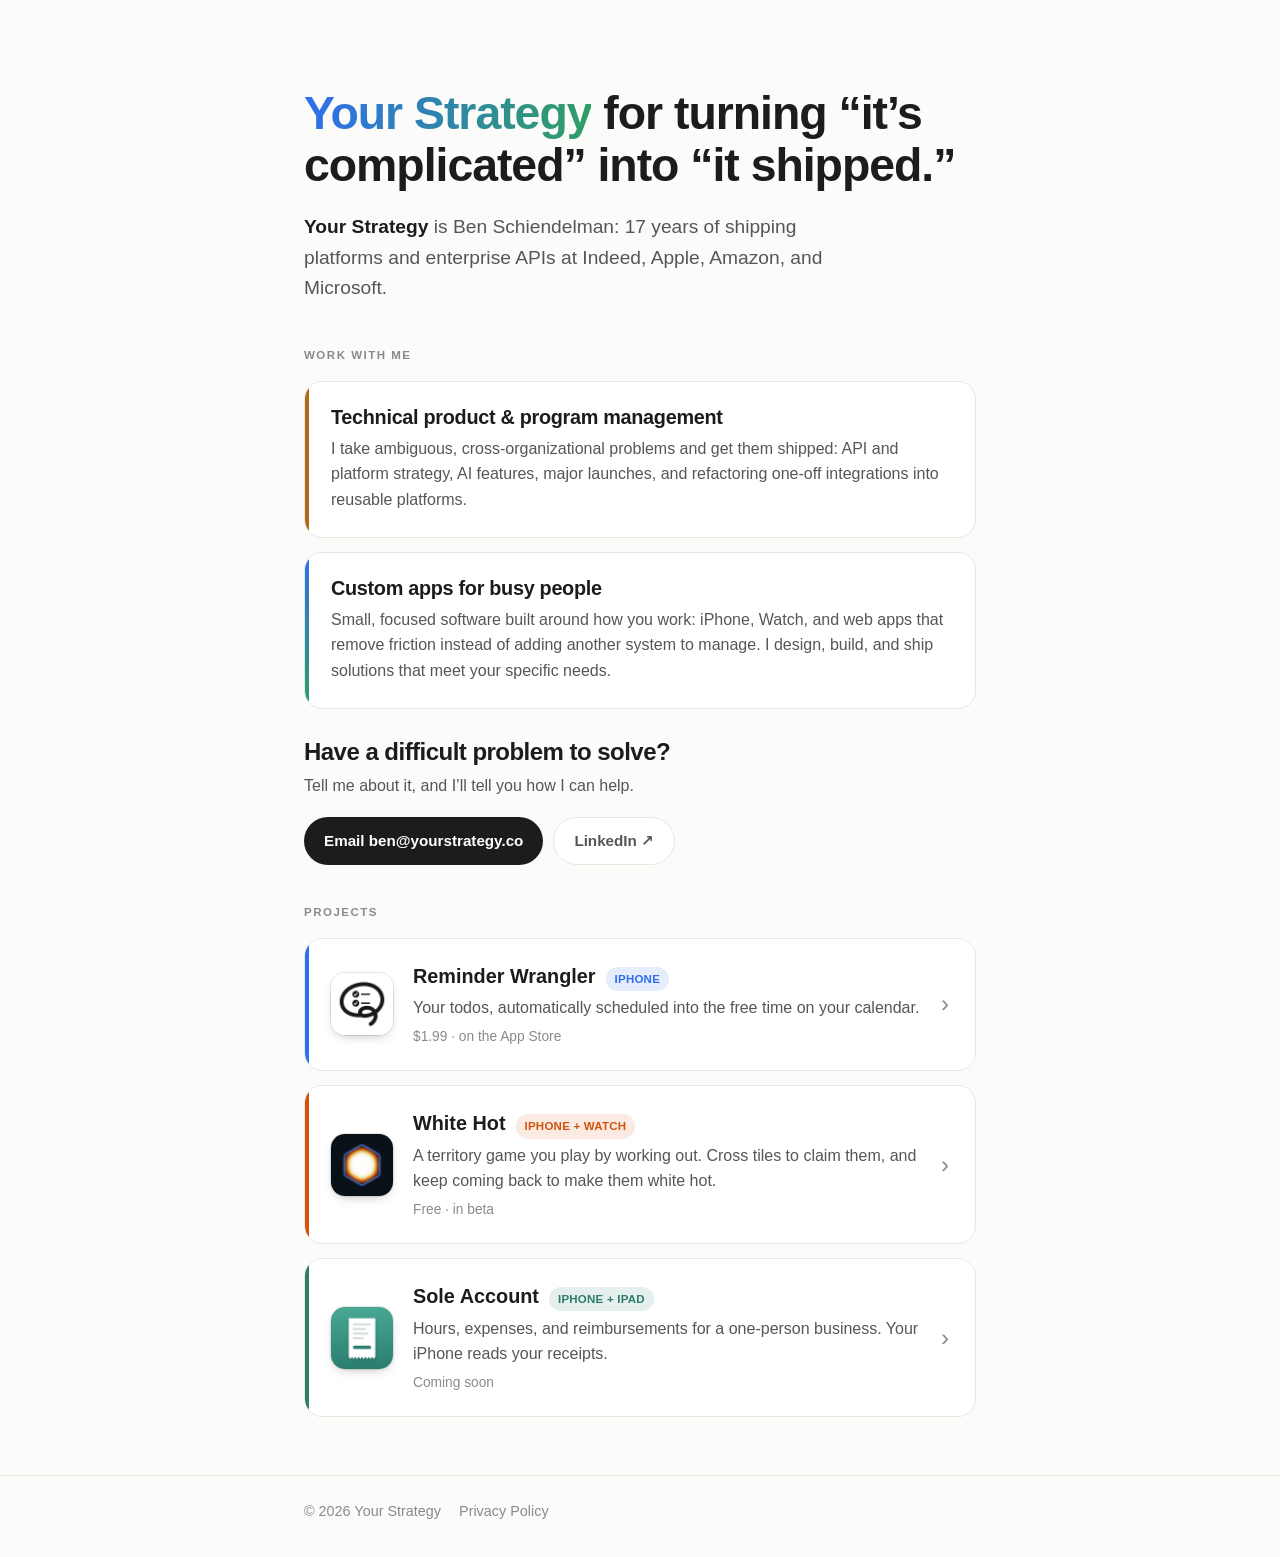
<file: index.html>
<!doctype html>
<html lang="en">
<head>
  <meta charset="utf-8" />
  <meta name="viewport" content="width=device-width, initial-scale=1" />
  <title>Your Strategy | Ben Schiendelman</title>
  <meta name="description" content="Contract technical product & program management, and custom apps for busy people. Ben Schiendelman: previously Indeed, Apple, Amazon, and Microsoft." />
  <meta name="theme-color" content="#fbfbf9" />

  <meta property="og:type" content="website" />
  <meta property="og:title" content="Your Strategy | Ben Schiendelman" />
  <meta property="og:description" content="Contract technical product & program management, and custom apps for busy people. Previously Indeed, Apple, Amazon, and Microsoft." />

  <link rel="icon" href="data:image/svg+xml,%3Csvg xmlns='http://www.w3.org/2000/svg' viewBox='0 0 32 32'%3E%3Cdefs%3E%3ClinearGradient id='g' x1='0' y1='0' x2='1' y2='1'%3E%3Cstop offset='0' stop-color='%232f6fed'/%3E%3Cstop offset='1' stop-color='%232f9e63'/%3E%3C/linearGradient%3E%3C/defs%3E%3Crect width='32' height='32' rx='8' fill='url(%23g)'/%3E%3C/svg%3E" />
  <link rel="stylesheet" href="styles.css?v=3" />
</head>
<body>

  <main>
    <section class="hero">
      <div class="wrap">
        <h1><span class="brand">Your Strategy</span> for turning &ldquo;it&rsquo;s complicated&rdquo; into &ldquo;it shipped.&rdquo;</h1>
        <p class="intro">
          <b>Your Strategy</b> is Ben Schiendelman: 17 years of shipping
          platforms and enterprise APIs at Indeed, Apple, Amazon, and Microsoft.
        </p>
      </div>
    </section>

    <section class="services">
      <div class="wrap">
        <p class="section-label">Work with me</p>
        <div class="svc-grid">

          <article class="svc-card pm">
            <h2>Technical product &amp; program management</h2>
            <p>
              I take ambiguous, cross-organizational problems and get them
              shipped: API and platform strategy, AI features, major launches,
              and refactoring one-off integrations into reusable platforms.
            </p>
          </article>

          <article class="svc-card build">
            <h2>Custom apps for busy people</h2>
            <p>
              Small, focused software built around how you work: iPhone, Watch,
              and web apps that remove friction instead of adding another
              system to manage. I design, build, and ship solutions that meet
              your specific needs.
            </p>
          </article>

        </div>
      </div>
    </section>

    <section class="contact">
      <div class="wrap">
        <h2>Have a difficult problem to solve?</h2>
        <p>Tell me about it, and I&rsquo;ll tell you how I can help.</p>
        <div class="contact-actions">
          <a class="btn" href="mailto:ben@yourstrategy.co">Email ben@yourstrategy.co</a>
          <a class="btn-ghost" href="https://linkedin.com/in/schiendelman">LinkedIn&nbsp;↗</a>
        </div>
      </div>
    </section>

    <section class="apps">
      <div class="wrap">
        <p class="section-label">Projects</p>
        <div class="app-grid">

          <a class="app-card rw" href="https://reminderwrangler.yourstrategy.co">
            <img class="icon" src="assets/rw-icon.png" alt="Reminder Wrangler icon" />
            <div class="body">
              <div class="name">Reminder Wrangler <span class="tag">iPhone</span></div>
              <p class="desc">Your todos, automatically scheduled into the free time on your calendar.</p>
              <div class="meta">$1.99 · on the App Store</div>
            </div>
            <span class="chev" aria-hidden="true">›</span>
          </a>

          <a class="app-card wh" href="https://whitehot.yourstrategy.co">
            <img class="icon" src="assets/whitehot-icon.png" alt="White Hot icon" />
            <div class="body">
              <div class="name">White Hot <span class="tag">iPhone + Watch</span></div>
              <p class="desc">A territory game you play by working out. Cross tiles to claim them, and keep coming back to make them white hot.</p>
              <div class="meta">Free · in beta</div>
            </div>
            <span class="chev" aria-hidden="true">›</span>
          </a>

          <a class="app-card sa" href="sole-account/">
            <img class="icon" src="assets/sole-account-icon.png" alt="Sole Account icon" />
            <div class="body">
              <div class="name">Sole Account <span class="tag">iPhone + iPad</span></div>
              <p class="desc">Hours, expenses, and reimbursements for a one-person business. Your iPhone reads your receipts.</p>
              <div class="meta">Coming soon</div>
            </div>
            <span class="chev" aria-hidden="true">›</span>
          </a>

        </div>
      </div>
    </section>
  </main>

  <footer class="site-footer">
    <div class="wrap footer-inner">
      <span class="footer-copy">© 2026 Your Strategy</span>
      <a href="/privacy">Privacy Policy</a>
    </div>
  </footer>

</body>
</html>
</file>
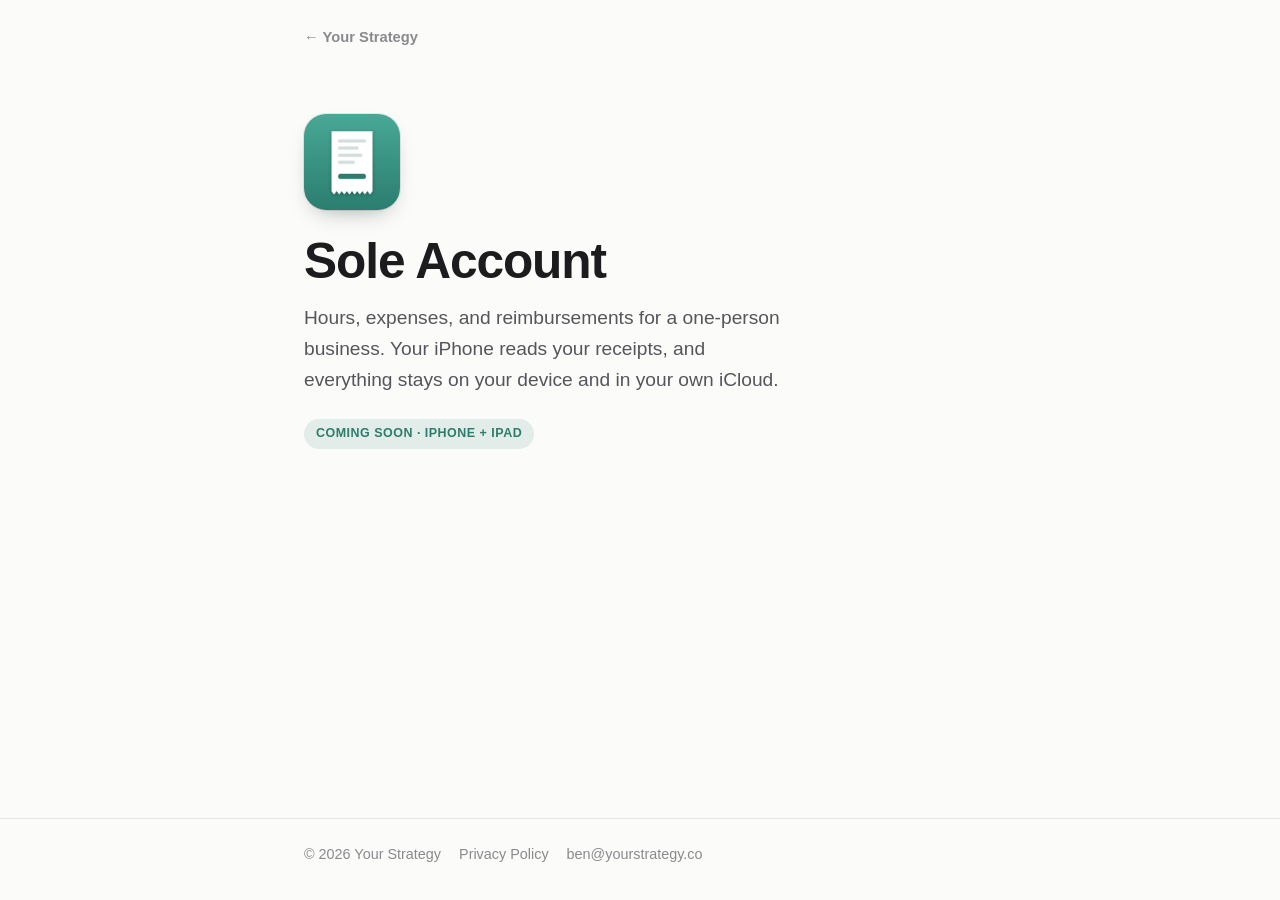
<file: sole-account/index.html>
<!doctype html>
<html lang="en">
<head>
  <meta charset="utf-8" />
  <meta name="viewport" content="width=device-width, initial-scale=1" />
  <title>Sole Account | Your Strategy</title>
  <meta name="description" content="Hours, expenses, and reimbursements for a one-person business. Your iPhone reads your receipts, and everything stays on your device and in your own iCloud. Coming soon." />
  <meta name="theme-color" content="#fbfbf9" />

  <meta property="og:type" content="website" />
  <meta property="og:title" content="Sole Account" />
  <meta property="og:description" content="Hours, expenses, and reimbursements for a one-person business. Coming soon." />

  <link rel="icon" type="image/png" href="../assets/sole-account-icon.png" />
  <link rel="apple-touch-icon" href="../assets/sole-account-icon.png" />
  <link rel="stylesheet" href="../styles.css?v=3" />
</head>
<body class="sa-page">

  <header class="topbar">
    <div class="wrap"><a href="../">← Your Strategy</a></div>
  </header>

  <main>
    <section class="app-hero">
      <div class="wrap">
        <img class="app-icon" src="../assets/sole-account-icon.png" alt="" />
        <h1>Sole Account</h1>
        <p class="intro">
          Hours, expenses, and reimbursements for a one-person business. Your iPhone
          reads your receipts, and everything stays on your device and in your own iCloud.
        </p>
        <span class="pill">Coming soon · iPhone + iPad</span>
      </div>
    </section>
  </main>

  <footer class="site-footer">
    <div class="wrap footer-inner">
      <span class="footer-copy">© 2026 Your Strategy</span>
      <a href="privacy-policy/">Privacy Policy</a>
      <a href="mailto:ben@yourstrategy.co">ben@yourstrategy.co</a>
    </div>
  </footer>

</body>
</html>
</file>
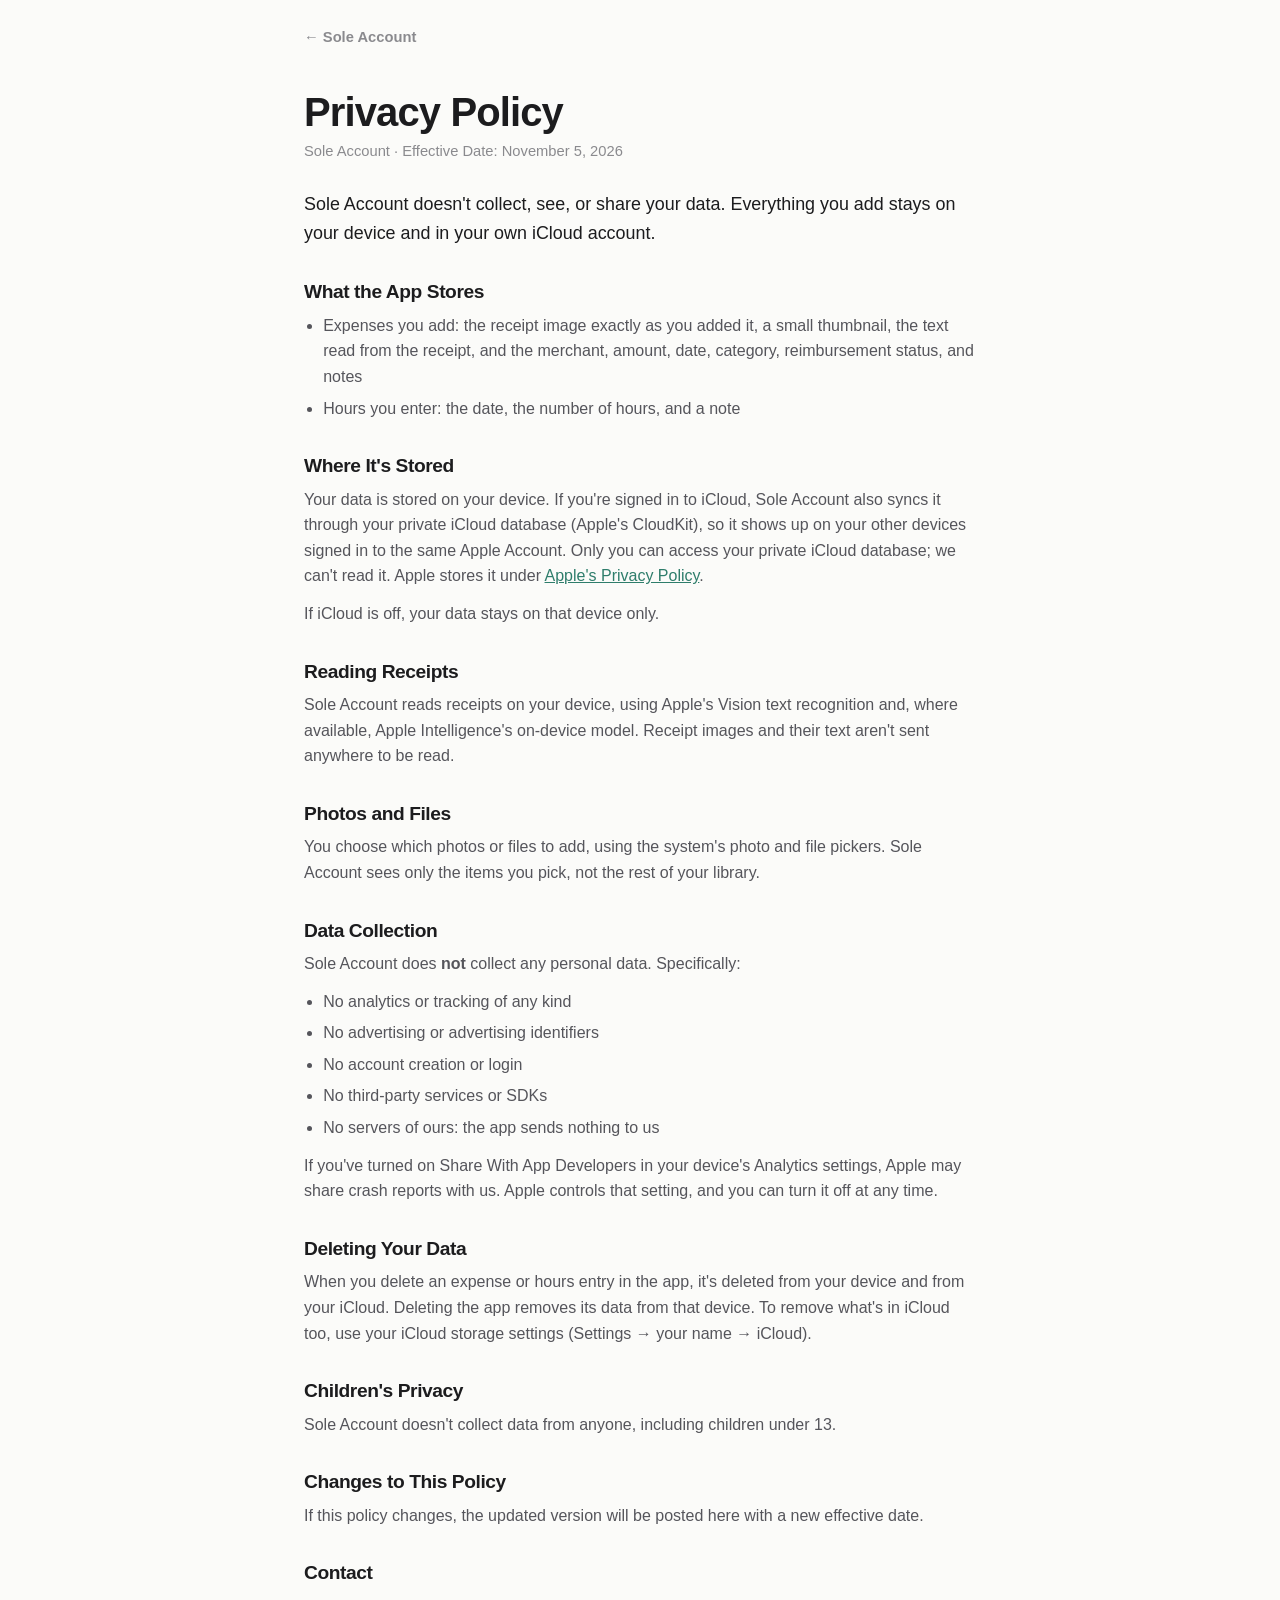
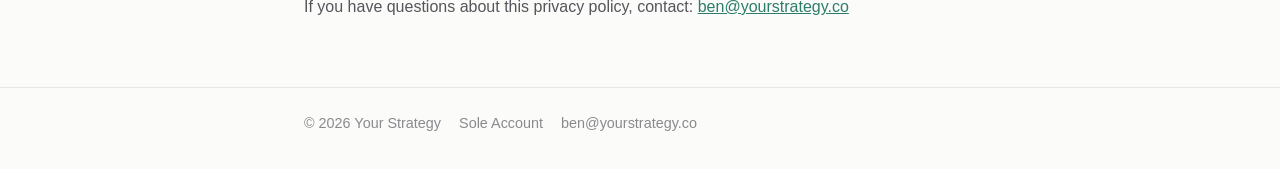
<file: sole-account/privacy-policy/index.html>
<!doctype html>
<html lang="en">
<head>
  <meta charset="utf-8" />
  <meta name="viewport" content="width=device-width, initial-scale=1" />
  <title>Privacy Policy | Sole Account</title>
  <meta name="description" content="Sole Account doesn't collect, see, or share your data. Everything you add stays on your device and in your own iCloud account." />
  <meta name="theme-color" content="#fbfbf9" />
  <meta name="robots" content="index, follow" />

  <link rel="icon" type="image/png" href="../../assets/sole-account-icon.png" />
  <link rel="apple-touch-icon" href="../../assets/sole-account-icon.png" />
  <link rel="stylesheet" href="../../styles.css?v=3" />
</head>
<body class="sa-page">

  <header class="topbar">
    <div class="wrap"><a href="../">← Sole Account</a></div>
  </header>

  <main class="doc">
    <div class="wrap">
      <h1>Privacy Policy</h1>
      <p class="eff">Sole Account · Effective Date: November 5, 2026</p>

      <p class="lede">
        Sole Account doesn't collect, see, or share your data. Everything you add stays on
        your device and in your own iCloud account.
      </p>

      <h2>What the App Stores</h2>
      <ul>
        <li>Expenses you add: the receipt image exactly as you added it, a small thumbnail, the text read from the receipt, and the merchant, amount, date, category, reimbursement status, and notes</li>
        <li>Hours you enter: the date, the number of hours, and a note</li>
      </ul>

      <h2>Where It's Stored</h2>
      <p>
        Your data is stored on your device. If you're signed in to iCloud, Sole Account also
        syncs it through your private iCloud database (Apple's CloudKit), so it shows up on your
        other devices signed in to the same Apple Account. Only you can access your private
        iCloud database; we can't read it. Apple stores it under
        <a href="https://www.apple.com/legal/privacy/">Apple's Privacy Policy</a>.
      </p>
      <p>If iCloud is off, your data stays on that device only.</p>

      <h2>Reading Receipts</h2>
      <p>
        Sole Account reads receipts on your device, using Apple's Vision text recognition and,
        where available, Apple Intelligence's on-device model. Receipt images and their text
        aren't sent anywhere to be read.
      </p>

      <h2>Photos and Files</h2>
      <p>
        You choose which photos or files to add, using the system's photo and file pickers.
        Sole Account sees only the items you pick, not the rest of your library.
      </p>

      <h2>Data Collection</h2>
      <p>Sole Account does <strong>not</strong> collect any personal data. Specifically:</p>
      <ul>
        <li>No analytics or tracking of any kind</li>
        <li>No advertising or advertising identifiers</li>
        <li>No account creation or login</li>
        <li>No third-party services or SDKs</li>
        <li>No servers of ours: the app sends nothing to us</li>
      </ul>
      <p>
        If you've turned on Share With App Developers in your device's Analytics settings,
        Apple may share crash reports with us. Apple controls that setting, and you can turn it
        off at any time.
      </p>

      <h2>Deleting Your Data</h2>
      <p>
        When you delete an expense or hours entry in the app, it's deleted from your device and
        from your iCloud. Deleting the app removes its data from that device. To remove what's
        in iCloud too, use your iCloud storage settings (Settings → your name → iCloud).
      </p>

      <h2>Children's Privacy</h2>
      <p>Sole Account doesn't collect data from anyone, including children under 13.</p>

      <h2>Changes to This Policy</h2>
      <p>If this policy changes, the updated version will be posted here with a new effective date.</p>

      <h2>Contact</h2>
      <p>
        If you have questions about this privacy policy, contact:
        <a href="mailto:ben@yourstrategy.co">ben@yourstrategy.co</a>
      </p>
    </div>
  </main>

  <footer class="site-footer">
    <div class="wrap footer-inner">
      <span class="footer-copy">© 2026 Your Strategy</span>
      <a href="../">Sole Account</a>
      <a href="mailto:ben@yourstrategy.co">ben@yourstrategy.co</a>
    </div>
  </footer>

</body>
</html>
</file>
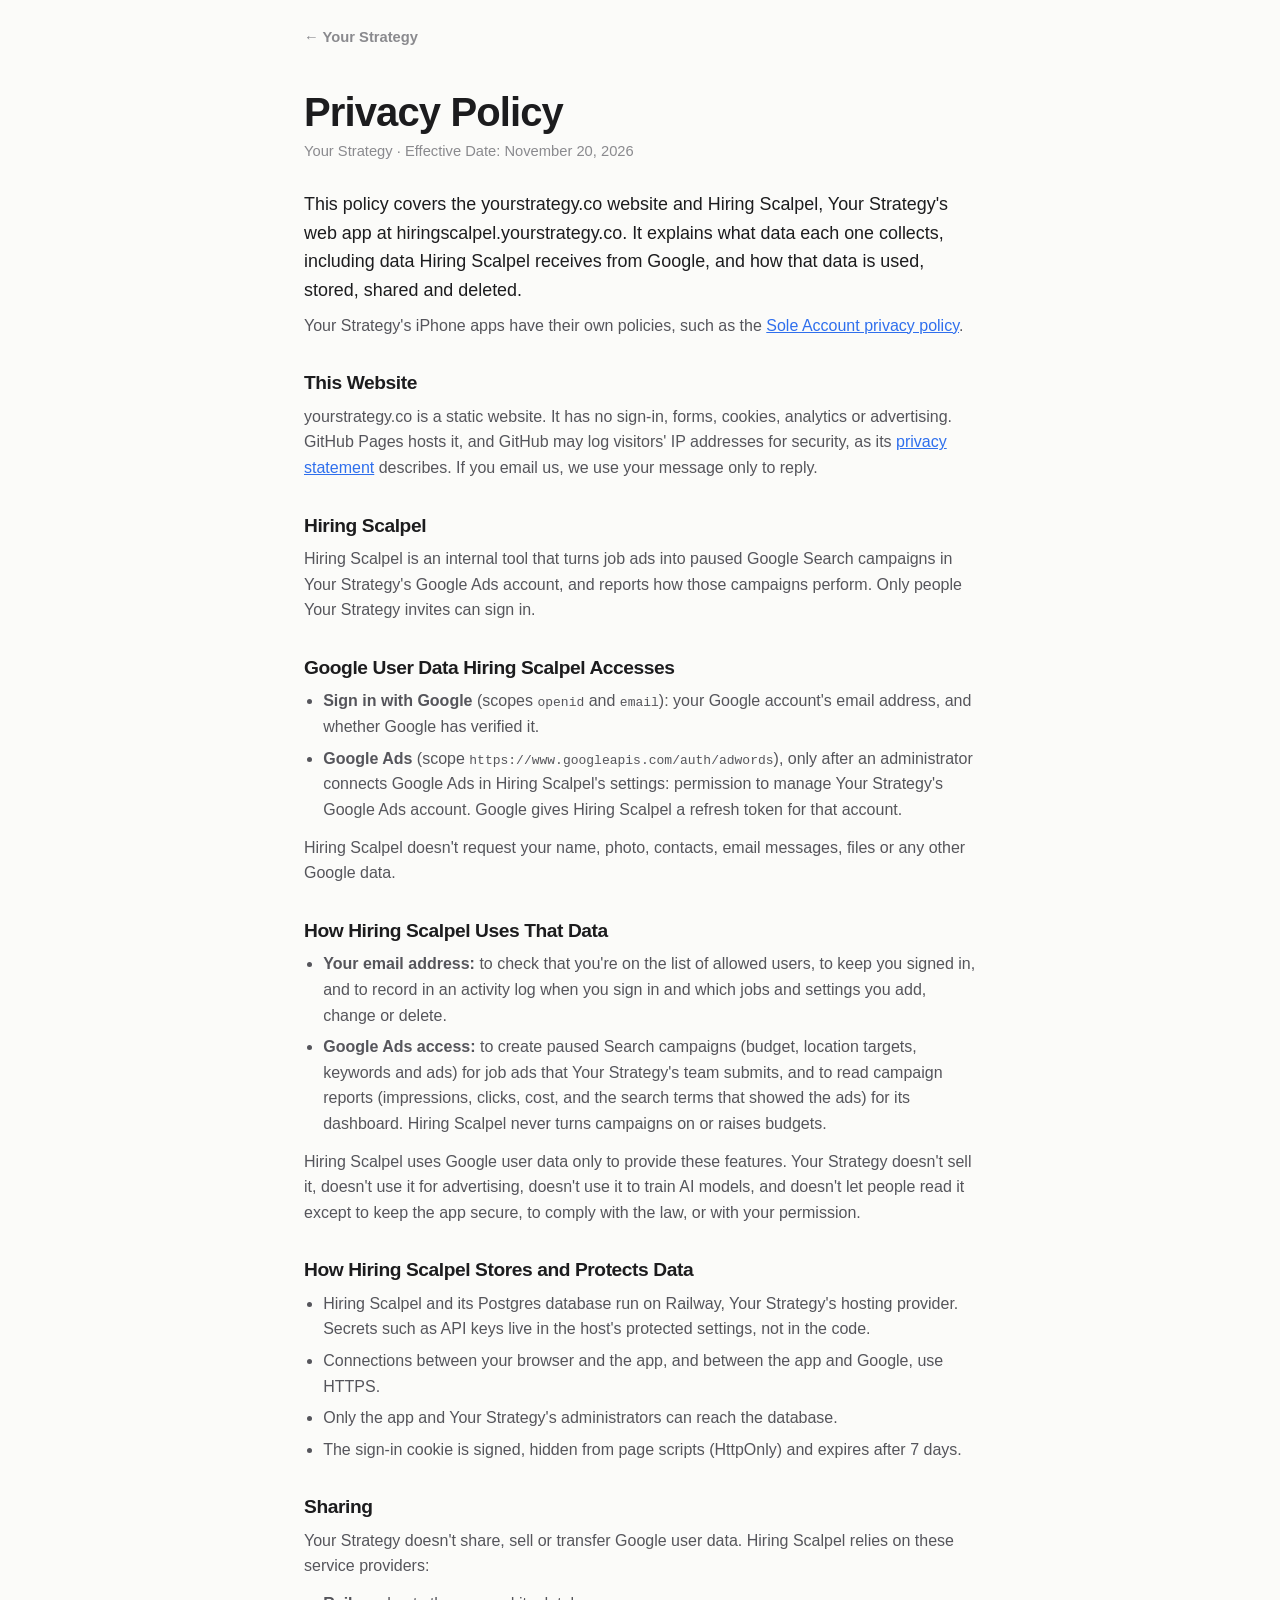
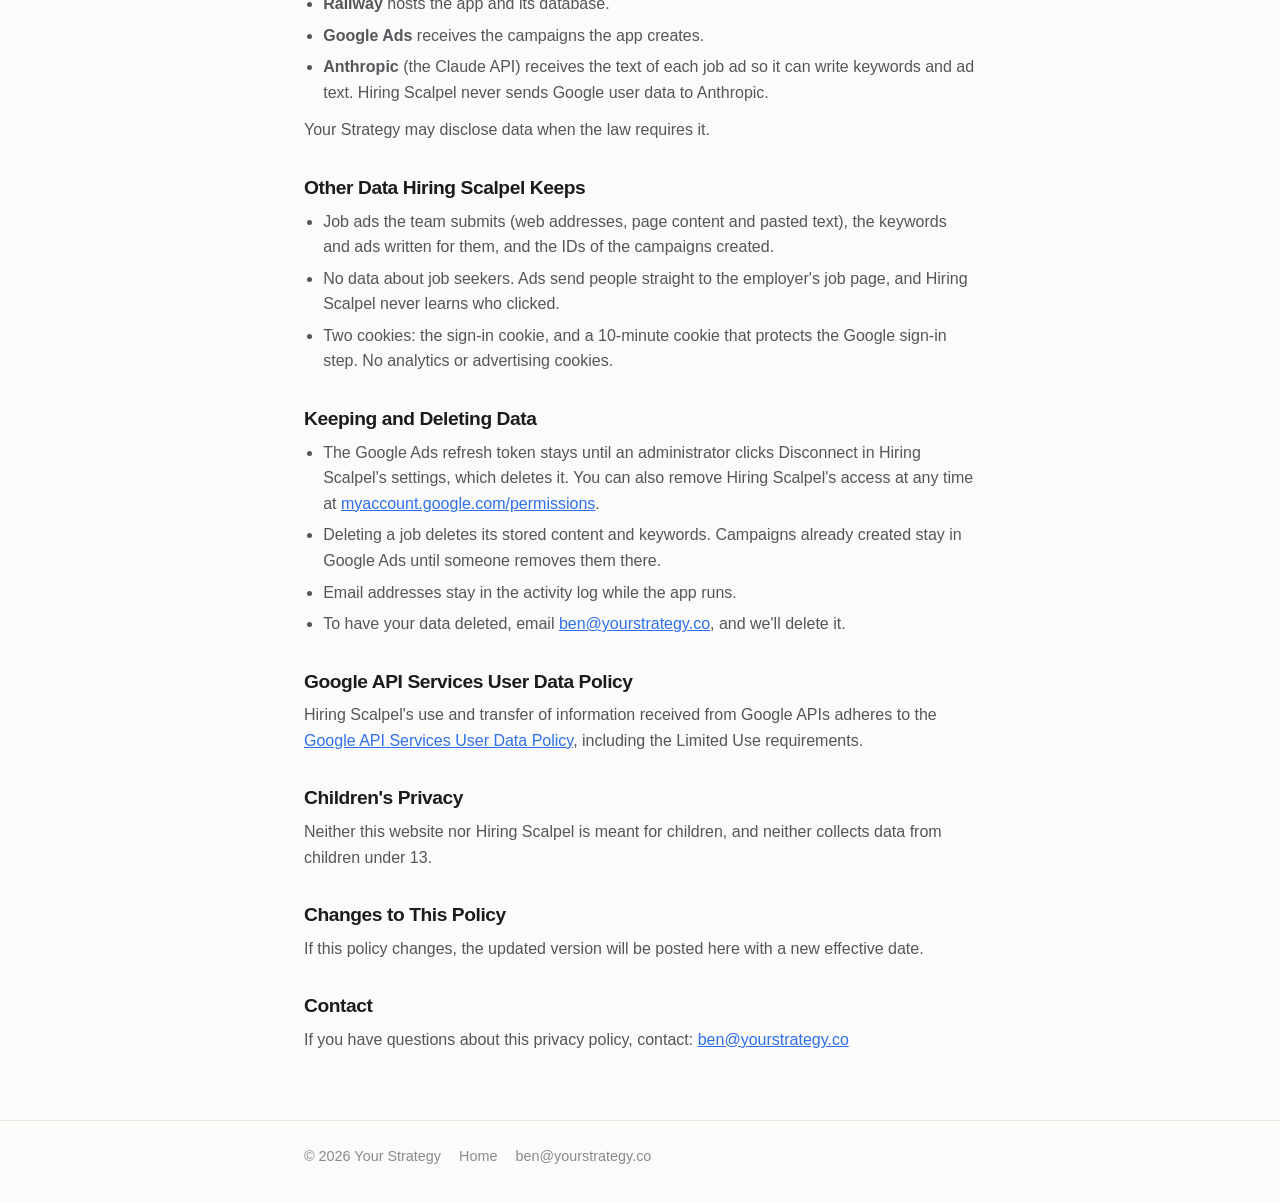
<file: privacy.html>
<!doctype html>
<html lang="en">
<head>
  <meta charset="utf-8" />
  <meta name="viewport" content="width=device-width, initial-scale=1" />
  <title>Privacy Policy | Your Strategy</title>
  <meta name="description" content="How Your Strategy's website and its Hiring Scalpel web app collect, use, store, share and delete data, including data received from Google." />
  <meta name="theme-color" content="#fbfbf9" />
  <meta name="robots" content="index, follow" />

  <link rel="icon" href="data:image/svg+xml,%3Csvg xmlns='http://www.w3.org/2000/svg' viewBox='0 0 32 32'%3E%3Cdefs%3E%3ClinearGradient id='g' x1='0' y1='0' x2='1' y2='1'%3E%3Cstop offset='0' stop-color='%232f6fed'/%3E%3Cstop offset='1' stop-color='%232f9e63'/%3E%3C/linearGradient%3E%3C/defs%3E%3Crect width='32' height='32' rx='8' fill='url(%23g)'/%3E%3C/svg%3E" />
  <link rel="stylesheet" href="/styles.css?v=3" />
</head>
<body style="--c: var(--rw)">

  <header class="topbar">
    <div class="wrap"><a href="/">← Your Strategy</a></div>
  </header>

  <main class="doc">
    <div class="wrap">
      <h1>Privacy Policy</h1>
      <p class="eff">Your Strategy · Effective Date: November 20, 2026</p>

      <p class="lede">
        This policy covers the yourstrategy.co website and Hiring Scalpel, Your Strategy's web
        app at hiringscalpel.yourstrategy.co. It explains what data each one collects, including
        data Hiring Scalpel receives from Google, and how that data is used, stored, shared and
        deleted.
      </p>
      <p>
        Your Strategy's iPhone apps have their own policies, such as the
        <a href="/sole-account/privacy-policy/">Sole Account privacy policy</a>.
      </p>

      <h2>This Website</h2>
      <p>
        yourstrategy.co is a static website. It has no sign-in, forms, cookies, analytics or
        advertising. GitHub Pages hosts it, and GitHub may log visitors' IP addresses for
        security, as its
        <a href="https://docs.github.com/en/site-policy/privacy-policies/github-general-privacy-statement">privacy statement</a>
        describes. If you email us, we use your message only to reply.
      </p>

      <h2>Hiring Scalpel</h2>
      <p>
        Hiring Scalpel is an internal tool that turns job ads into paused Google Search campaigns
        in Your Strategy's Google Ads account, and reports how those campaigns perform. Only
        people Your Strategy invites can sign in.
      </p>

      <h2>Google User Data Hiring Scalpel Accesses</h2>
      <ul>
        <li>
          <strong>Sign in with Google</strong> (scopes <code>openid</code> and <code>email</code>):
          your Google account's email address, and whether Google has verified it.
        </li>
        <li>
          <strong>Google Ads</strong> (scope <code>https://www.googleapis.com/auth/adwords</code>),
          only after an administrator connects Google Ads in Hiring Scalpel's settings: permission
          to manage Your Strategy's Google Ads account. Google gives Hiring Scalpel a refresh
          token for that account.
        </li>
      </ul>
      <p>
        Hiring Scalpel doesn't request your name, photo, contacts, email messages, files or any
        other Google data.
      </p>

      <h2>How Hiring Scalpel Uses That Data</h2>
      <ul>
        <li>
          <strong>Your email address:</strong> to check that you're on the list of allowed users,
          to keep you signed in, and to record in an activity log when you sign in and which jobs
          and settings you add, change or delete.
        </li>
        <li>
          <strong>Google Ads access:</strong> to create paused Search campaigns (budget, location
          targets, keywords and ads) for job ads that Your Strategy's team submits, and to read
          campaign reports (impressions, clicks, cost, and the search terms that showed the ads)
          for its dashboard. Hiring Scalpel never turns campaigns on or raises budgets.
        </li>
      </ul>
      <p>
        Hiring Scalpel uses Google user data only to provide these features. Your Strategy doesn't
        sell it, doesn't use it for advertising, doesn't use it to train AI models, and doesn't
        let people read it except to keep the app secure, to comply with the law, or with your
        permission.
      </p>

      <h2>How Hiring Scalpel Stores and Protects Data</h2>
      <ul>
        <li>
          Hiring Scalpel and its Postgres database run on Railway, Your Strategy's hosting
          provider. Secrets such as API keys live in the host's protected settings, not in the
          code.
        </li>
        <li>Connections between your browser and the app, and between the app and Google, use HTTPS.</li>
        <li>Only the app and Your Strategy's administrators can reach the database.</li>
        <li>The sign-in cookie is signed, hidden from page scripts (HttpOnly) and expires after 7 days.</li>
      </ul>

      <h2>Sharing</h2>
      <p>Your Strategy doesn't share, sell or transfer Google user data. Hiring Scalpel relies on these service providers:</p>
      <ul>
        <li><strong>Railway</strong> hosts the app and its database.</li>
        <li><strong>Google Ads</strong> receives the campaigns the app creates.</li>
        <li>
          <strong>Anthropic</strong> (the Claude API) receives the text of each job ad so it can
          write keywords and ad text. Hiring Scalpel never sends Google user data to Anthropic.
        </li>
      </ul>
      <p>Your Strategy may disclose data when the law requires it.</p>

      <h2>Other Data Hiring Scalpel Keeps</h2>
      <ul>
        <li>
          Job ads the team submits (web addresses, page content and pasted text), the keywords and
          ads written for them, and the IDs of the campaigns created.
        </li>
        <li>
          No data about job seekers. Ads send people straight to the employer's job page, and
          Hiring Scalpel never learns who clicked.
        </li>
        <li>
          Two cookies: the sign-in cookie, and a 10-minute cookie that protects the Google sign-in
          step. No analytics or advertising cookies.
        </li>
      </ul>

      <h2>Keeping and Deleting Data</h2>
      <ul>
        <li>
          The Google Ads refresh token stays until an administrator clicks Disconnect in Hiring
          Scalpel's settings, which deletes it. You can also remove Hiring Scalpel's access at any
          time at <a href="https://myaccount.google.com/permissions">myaccount.google.com/permissions</a>.
        </li>
        <li>
          Deleting a job deletes its stored content and keywords. Campaigns already created stay in
          Google Ads until someone removes them there.
        </li>
        <li>Email addresses stay in the activity log while the app runs.</li>
        <li>
          To have your data deleted, email
          <a href="mailto:ben@yourstrategy.co">ben@yourstrategy.co</a>, and we'll delete it.
        </li>
      </ul>

      <h2>Google API Services User Data Policy</h2>
      <p>
        Hiring Scalpel's use and transfer of information received from Google APIs adheres to the
        <a href="https://developers.google.com/terms/api-services-user-data-policy">Google API Services User Data Policy</a>,
        including the Limited Use requirements.
      </p>

      <h2>Children's Privacy</h2>
      <p>Neither this website nor Hiring Scalpel is meant for children, and neither collects data from children under 13.</p>

      <h2>Changes to This Policy</h2>
      <p>If this policy changes, the updated version will be posted here with a new effective date.</p>

      <h2>Contact</h2>
      <p>
        If you have questions about this privacy policy, contact:
        <a href="mailto:ben@yourstrategy.co">ben@yourstrategy.co</a>
      </p>
    </div>
  </main>

  <footer class="site-footer">
    <div class="wrap footer-inner">
      <span class="footer-copy">© 2026 Your Strategy</span>
      <a href="/">Home</a>
      <a href="mailto:ben@yourstrategy.co">ben@yourstrategy.co</a>
    </div>
  </footer>

</body>
</html>
</file>
<file: styles.css>
/* ===== Your Strategy: personal hub ================================== */

:root {
  --bg:        #fbfbf9;   /* warm paper                             */
  --paper:     #ffffff;
  --ink:       #1c1c1e;   /* near-black headings                    */
  --ink-soft:  #55555b;   /* body                                   */
  --ink-mute:  #8a8a8e;   /* meta                                   */
  --line:      #e8e8e2;
  --line-2:    #f0f0ea;

  --rw:        #2f6fed;   /* Reminder Wrangler accent (calendar blue) */
  --green:     #2f9e63;   /* brand gradient end                     */
  --wh:        #d4520c;   /* White Hot accent (ember)               */
  --sa:        #2e7d6b;   /* Sole Account accent (the app's green)  */
  --pm:        #b06a1a;   /* consulting accent (amber)              */

  --wrap: 720px;
  --r: 18px;

  --font: -apple-system, BlinkMacSystemFont, "SF Pro Text", "SF Pro Display",
          "Segoe UI", Roboto, Helvetica, Arial, system-ui, sans-serif;
}

* { box-sizing: border-box; }
html { -webkit-text-size-adjust: 100%; }
body {
  margin: 0;
  font-family: var(--font);
  background: var(--bg);
  color: var(--ink-soft);
  line-height: 1.6;
  -webkit-font-smoothing: antialiased;
  text-rendering: optimizeLegibility;
  min-height: 100vh;
  display: flex; flex-direction: column;
}
img { max-width: 100%; display: block; }
a { color: inherit; }

.wrap { width: 100%; max-width: var(--wrap); margin: 0 auto; padding: 0 24px; }

h1, h2, h3 { color: var(--ink); line-height: 1.12; margin: 0; letter-spacing: -0.022em; }

/* ---- hero ---------------------------------------------------------- */
main { flex: 1 0 auto; }
.hero { padding: 88px 0 34px; }
.hero h1 {
  font-size: clamp(1.9rem, 6.2vw, 2.9rem); font-weight: 720;
  max-width: 26ch; text-wrap: balance; margin-bottom: 20px;
}
.hero .intro {
  font-size: clamp(1.05rem, 3vw, 1.2rem); color: var(--ink-soft);
  max-width: 52ch; margin: 0;
}
.hero .intro b { color: var(--ink); font-weight: 620; }
.hero h1 .brand {
  background: linear-gradient(90deg, var(--rw), var(--green));
  -webkit-background-clip: text;
  background-clip: text;
  color: transparent;
}

/* ---- section labels ------------------------------------------------ */
.section-label {
  text-transform: uppercase; letter-spacing: .13em; font-size: .72rem;
  font-weight: 700; color: var(--ink-mute); margin: 0 0 16px;
}

/* ---- services ------------------------------------------------------ */
.services { padding: 8px 0 30px; }
.svc-grid { display: grid; grid-template-columns: 1fr; gap: 14px; }

.svc-card {
  position: relative; background: var(--paper); border: 1px solid var(--line);
  border-radius: var(--r); padding: 22px 24px; overflow: hidden;
}
.svc-card::before {
  content: ""; position: absolute; left: 0; top: 0; bottom: 0; width: 4px;
  background: var(--bar);
}
.svc-card h2 {
  font-size: 1.24rem; font-weight: 680; letter-spacing: -0.015em;
  margin: 0 0 8px;
}
.svc-card p { margin: 0; font-size: 1rem; }
.svc-card.pm    { --bar: var(--pm); }
.svc-card.build { --bar: linear-gradient(180deg, var(--rw), var(--green)); }

/* ---- app list ------------------------------------------------------ */
.apps { padding: 0 0 58px; }
.app-grid { display: grid; grid-template-columns: 1fr; gap: 14px; }

.app-card {
  position: relative; display: flex; align-items: center; gap: 18px;
  background: var(--paper); border: 1px solid var(--line);
  border-radius: var(--r); padding: 20px 22px; text-decoration: none;
  overflow: hidden;
  transition: transform .16s ease, box-shadow .2s ease, border-color .2s ease;
}
.app-card::before {
  content: ""; position: absolute; left: 0; top: 0; bottom: 0; width: 4px;
  background: var(--c);
}
.app-card:hover {
  transform: translateY(-2px);
  box-shadow: 0 18px 40px -22px rgba(0,0,0,.28);
  border-color: color-mix(in srgb, var(--c) 40%, var(--line));
}
.app-card .icon {
  width: 62px; height: 62px; border-radius: 14px; flex: 0 0 auto;
  box-shadow: 0 4px 12px -5px rgba(0,0,0,.35), 0 0 0 1px var(--line);
}
.app-card .body { flex: 1 1 auto; min-width: 0; }
.app-card .name {
  display: flex; align-items: baseline; gap: 10px; flex-wrap: wrap;
  font-size: 1.24rem; font-weight: 680; color: var(--ink); margin-bottom: 3px;
}
.app-card .tag {
  font-size: .72rem; font-weight: 640; letter-spacing: .02em;
  color: var(--c); background: color-mix(in srgb, var(--c) 12%, transparent);
  padding: 3px 9px; border-radius: 999px; text-transform: uppercase;
}
.app-card .desc { color: var(--ink-soft); font-size: 1rem; margin: 0 0 5px; }
.app-card .meta { color: var(--ink-mute); font-size: .86rem; }
.app-card .chev {
  flex: 0 0 auto; color: var(--ink-mute); font-size: 1.5rem; line-height: 1;
  transition: transform .16s ease, color .2s ease;
}
.app-card:hover .chev { transform: translateX(3px); color: var(--c); }

.app-card.rw  { --c: var(--rw); }
.app-card.wh  { --c: var(--wh); }
.app-card.sa  { --c: var(--sa); }

/* ---- contact ------------------------------------------------------- */
.contact { padding: 0 0 38px; }
.contact h2 { font-size: 1.5rem; font-weight: 700; margin: 0 0 8px; }
.contact p { margin: 0 0 18px; }
.contact-actions { display: flex; flex-wrap: wrap; gap: 10px; }

.btn {
  display: inline-flex; align-items: center;
  background: var(--ink); color: #fff; text-decoration: none;
  font-weight: 640; font-size: .95rem; padding: 11px 20px;
  border-radius: 999px;
  transition: transform .16s ease, box-shadow .2s ease;
}
.btn:hover { transform: translateY(-1px); box-shadow: 0 12px 24px -14px rgba(0,0,0,.5); }

.btn-ghost {
  display: inline-flex; align-items: center;
  background: var(--paper); color: var(--ink-soft); text-decoration: none;
  border: 1px solid var(--line);
  font-weight: 620; font-size: .95rem; padding: 11px 20px;
  border-radius: 999px;
  transition: border-color .2s ease, color .2s ease;
}
.btn-ghost:hover { color: var(--ink); border-color: #d6d6ce; }

/* ---- footer -------------------------------------------------------- */
.site-footer {
  flex-shrink: 0; border-top: 1px solid var(--line); padding: 24px 0 34px;
}
.footer-inner {
  display: flex; flex-wrap: wrap; align-items: center; gap: 6px 18px;
  color: var(--ink-mute); font-size: .9rem;
}

.footer-inner a { color: var(--ink-mute); text-decoration: none; }
.footer-inner a:hover { color: var(--ink); }

/* ---- app pages (sole-account/) ------------------------------------- */
.sa-page { --c: var(--sa); }

.topbar { padding: 24px 0 0; }
.topbar a {
  color: var(--ink-mute); text-decoration: none;
  font-weight: 620; font-size: .92rem;
}
.topbar a:hover { color: var(--ink); }

.app-hero { padding: 64px 0 64px; }
.app-hero .app-icon {
  width: 96px; height: 96px; border-radius: 22px; margin-bottom: 24px;
  box-shadow: 0 10px 24px -12px rgba(0,0,0,.4), 0 0 0 1px var(--line);
}
.app-hero h1 {
  font-size: clamp(2.2rem, 7vw, 3.1rem); font-weight: 720; margin-bottom: 14px;
}
.app-hero .intro {
  font-size: clamp(1.05rem, 3vw, 1.2rem); max-width: 46ch; margin: 0 0 24px;
}
.pill {
  display: inline-block; font-size: .78rem; font-weight: 660;
  letter-spacing: .04em; text-transform: uppercase;
  color: var(--c); background: color-mix(in srgb, var(--c) 12%, transparent);
  padding: 5px 12px; border-radius: 999px;
}

/* ---- policy documents ---------------------------------------------- */
.doc { padding: 40px 0 56px; }
.doc h1 { font-size: clamp(1.9rem, 6vw, 2.5rem); font-weight: 720; margin-bottom: 6px; }
.doc .eff { color: var(--ink-mute); font-size: .92rem; margin: 0 0 26px; }
.doc .lede { font-size: 1.12rem; color: var(--ink); margin: 0 0 8px; }
.doc h2 { font-size: 1.2rem; font-weight: 680; margin: 34px 0 10px; }
.doc p { margin: 0 0 12px; }
.doc ul { margin: 0 0 12px; padding-left: 1.2em; }
.doc li { margin: 0 0 6px; }
.doc a { color: var(--c); }

@media (min-width: 620px) {
  .app-card { padding: 22px 26px; gap: 20px; }
  .svc-card { padding: 24px 26px; }
}
@media (prefers-reduced-motion: reduce) {
  .app-card, .app-card .chev, .btn { transition: none; }
}
a:focus-visible {
  outline: 2px solid var(--rw); outline-offset: 3px; border-radius: 10px;
}
</file>
